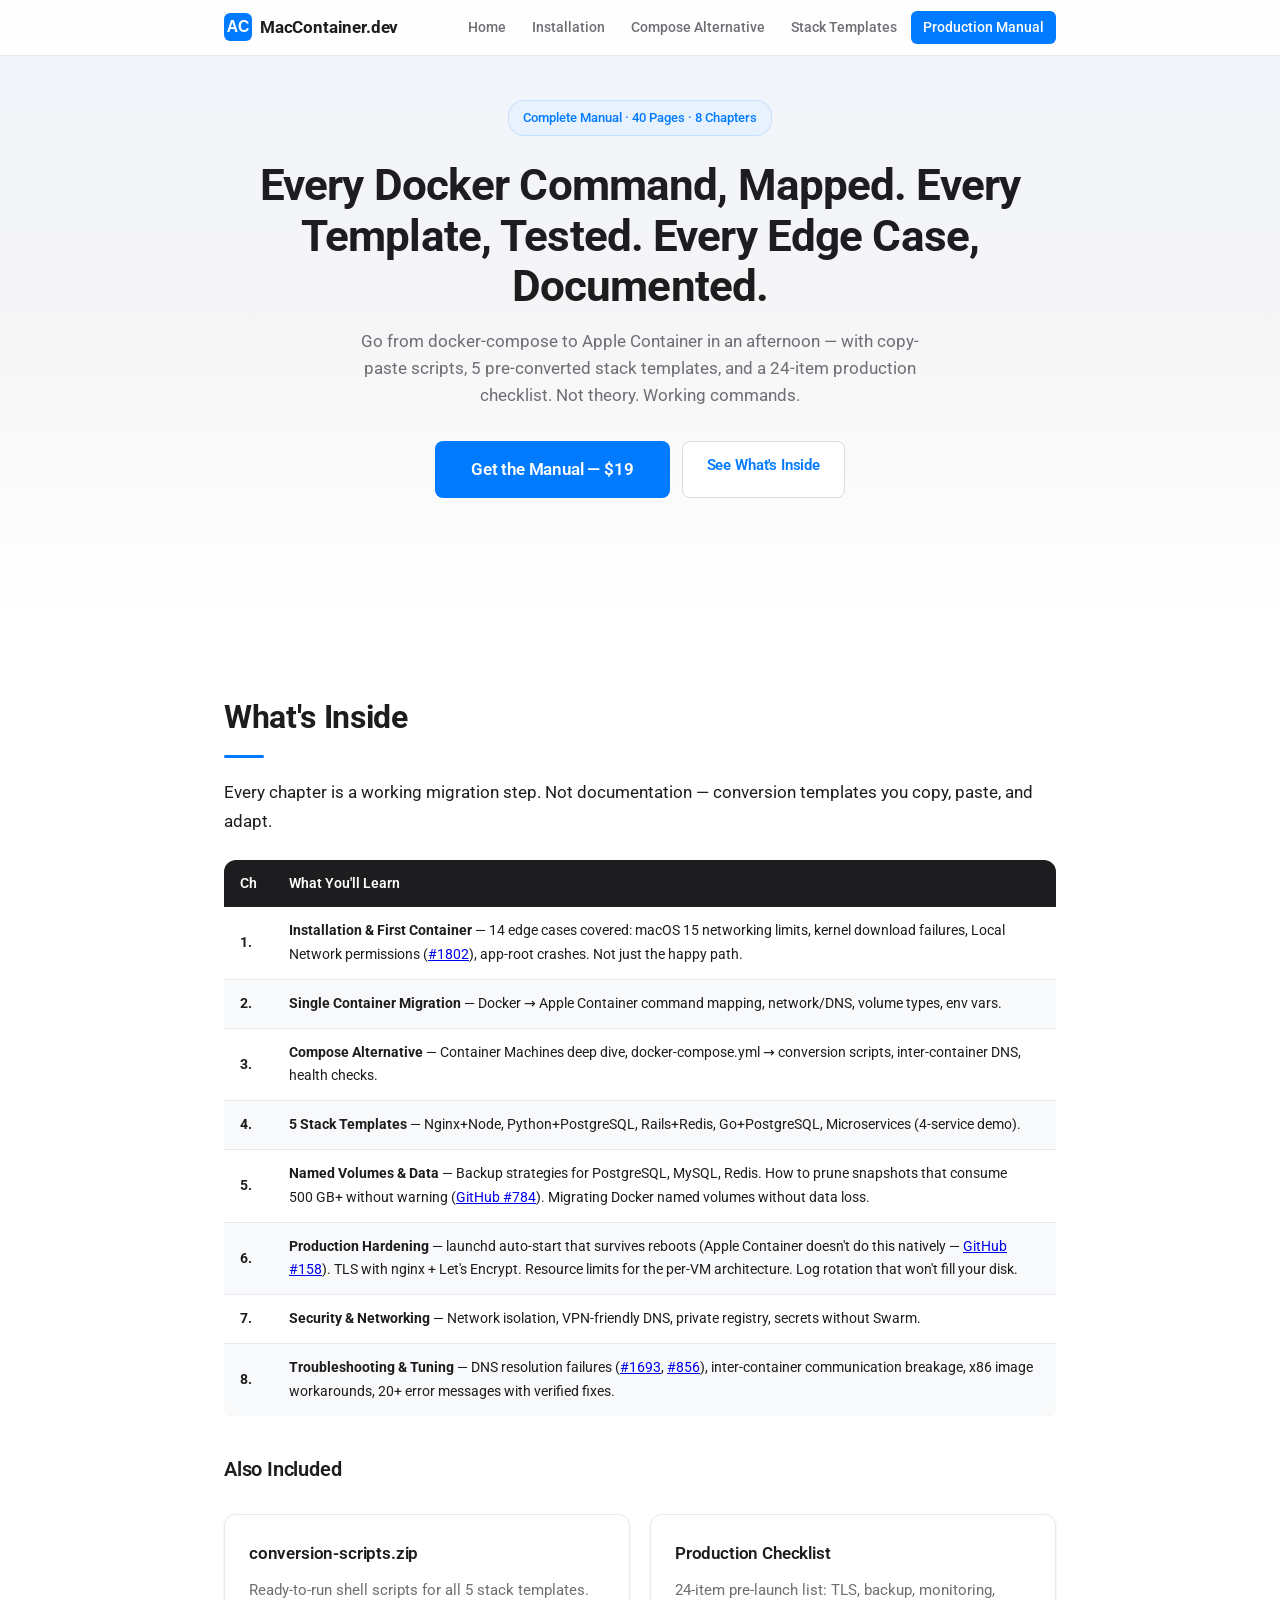
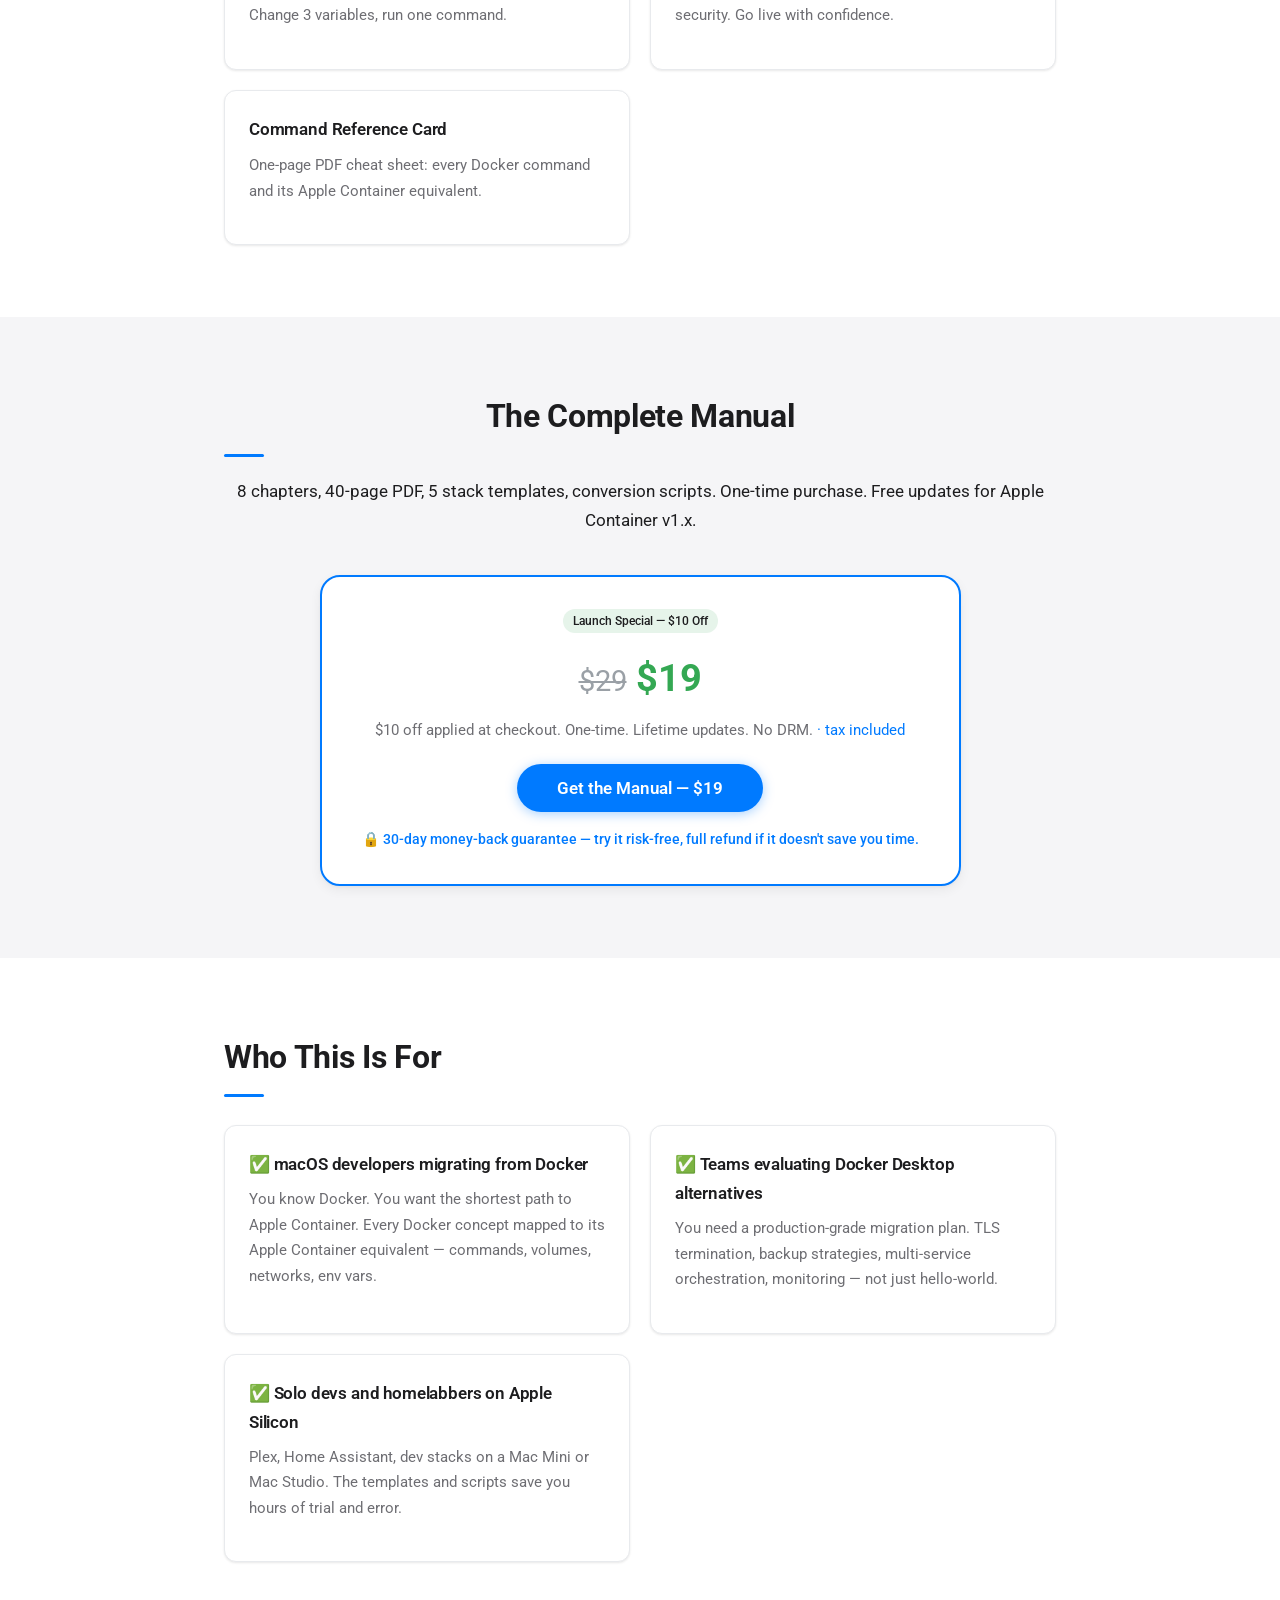
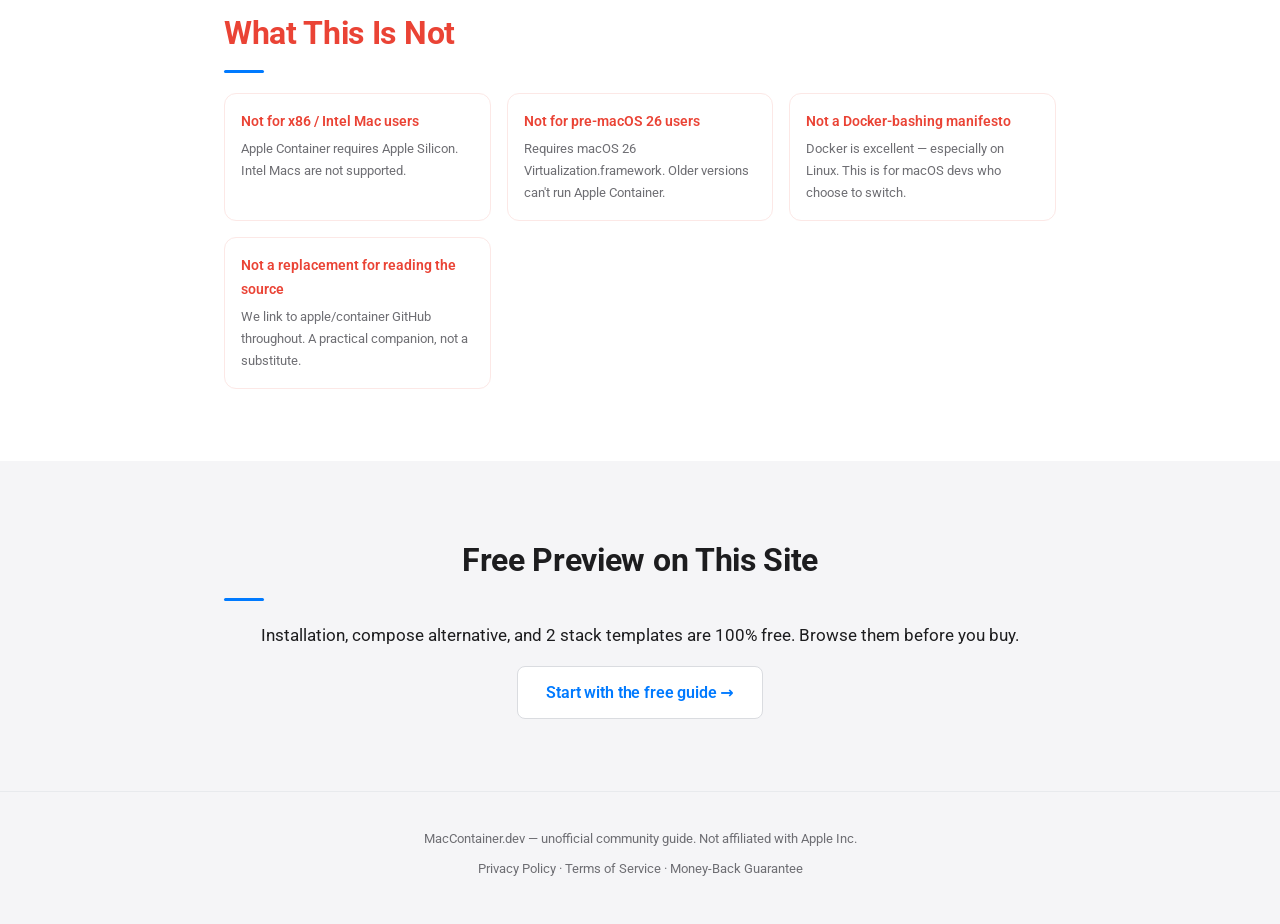
<file: production-guide/index.html>
<!DOCTYPE html>
<html lang="en">
<head>
  <meta charset="UTF-8">
  <meta name="viewport" content="width=device-width, initial-scale=1.0">
  <title>The Complete Docker→Apple Container Migration Manual — $19</title>
  <meta name="description" content="Docker to Apple Container migration: 8 chapters, 5 stack templates, copy-paste scripts. Migrate in hours, not weeks.">
  <link rel="preconnect" href="https://fonts.googleapis.com">
  <link rel="preconnect" href="https://fonts.gstatic.com" crossorigin>
  <link href="https://fonts.googleapis.com/css2?family=Google+Sans:wght@400;500;700&family=Roboto:wght@300;400;500;700&family=Roboto+Mono:wght@400;500&display=swap" rel="stylesheet" media="print" onload="this.media='all'">
  <noscript><link href="https://fonts.googleapis.com/css2?family=Google+Sans:wght@400;500;700&family=Roboto:wght@300;400;500;700&family=Roboto+Mono:wght@400;500&display=swap" rel="stylesheet"></noscript>
  <meta property="og:title" content="The Complete Docker→Apple Container Migration Manual — $19">
  <meta property="og:description" content="8 chapters, 40-page PDF, 5 stack templates, conversion scripts. One-time purchase.">
  <meta property="og:type" content="product">
  <meta property="og:url" content="https://maccontainer.dev/production-guide/">
  <meta property="og:image" content="https://maccontainer.dev/assets/og-image.svg">
  <meta property="og:locale" content="en_US">
  <meta property="og:site_name" content="MacContainer.dev">
  <meta name="twitter:image" content="https://maccontainer.dev/assets/og-image.svg">
  <meta name="twitter:card" content="summary_large_image">
  <meta name="twitter:title" content="The Complete Docker→Apple Container Migration Manual">
  <meta name="twitter:description" content="8 chapters, 40-page PDF, 5 stack templates. One-time purchase.">
  <script type="application/ld+json">
  {
    "@context": "https://schema.org",
    "@type": "BreadcrumbList",
    "itemListElement": [
      {
        "@type": "ListItem",
        "position": 1,
        "name": "Home",
        "item": "https://maccontainer.dev/"
      },
      {
        "@type": "ListItem",
        "position": 2,
        "name": "Production Guide",
        "item": "https://maccontainer.dev/production-guide/"
      }
    ]
  }
  </script>
  <script type="application/ld+json">
  {
    "@context": "https://schema.org",
    "@type": "Product",
    "name": "MacContainer Production Guide",
    "description": "Docker to Apple Container migration: 8 chapters, 5 stack templates, copy-paste scripts. Migrate in hours, not weeks.",
    "offers": {
      "@type": "Offer",
      "price": "39",
      "priceCurrency": "USD"
    },
    "url": "https://maccontainer.dev/production-guide/"
  }
  </script>
  <link rel="stylesheet" href="/css/style.css?v=2">
  <link rel="icon" type="image/svg+xml" href="/favicon.svg">
  <link rel="canonical" href="https://maccontainer.dev/production-guide/">
  <script src="https://cdn.paddle.com/paddle/v2/paddle.js"></script>
  <script>
    Paddle.Initialize({
      token: "live_ac20e72a72c5af23043c2b394ed",
      environment: "production",
      checkout: {
        settings: {
          displayMode: "overlay",
          theme: "light",
          locale: "auto",
          successUrl: "https://maccontainer.dev/thanks/?_ptxn={transaction_id}"
        }
      }
    });
  </script>
</head>
<body>
  <nav class="nav">
    <div class="nav-inner">
      <a href="/" class="nav-logo"><svg width="28" height="28" viewBox="0 0 100 100"><rect fill="#007AFF" width="100" height="100" rx="22"/><text x="50" y="68" text-anchor="middle" fill="white" font-size="56" font-family="sans-serif" font-weight="bold">AC</text></svg>MacContainer.dev</a>
      <ul class="nav-links" id="nav-links">
        <li><a href="/">Home</a></li>
        <li><a href="/installation/">Installation</a></li>
        <li><a href="/compose-alternative/">Compose Alternative</a></li>
        <li><a href="/stack-templates/">Stack Templates</a></li>
        <li><a href="/production-guide/" class="nav-cta">Production Manual</a></li>
      </ul>
      <button class="nav-toggle" id="nav-toggle" aria-label="Toggle navigation">
        <span></span><span></span><span></span>
      </button>
    </div>
  </nav>

  <main>
    <section class="hero">
      <div class="container">
        <p class="hero-badge">Complete Manual · 40 Pages · 8 Chapters</p>
        <h1>Every Docker Command, Mapped. Every Template, Tested. Every Edge Case, Documented.</h1>
        <p class="hero-subtitle">Go from docker-compose to Apple Container in an afternoon — with copy-paste scripts, 5 pre-converted stack templates, and a 24-item production checklist. Not theory. Working commands.</p>
        <div class="hero-actions">
          <a href="#pricing" class="btn btn-primary" style="font-size:17px;padding:14px 36px;">Get the Manual — $19</a>
          <a href="#contents" class="btn btn-outline">See What's Inside</a>
        </div>
      </div>
    </section>

    <section class="section" id="contents">
      <div class="container">
        <h2>What's Inside</h2>
        <p class="section-lead">Every chapter is a working migration step. Not documentation — conversion templates you copy, paste, and adapt.</p>
        <div class="table-wrap">
          <table>
            <thead>
              <tr><th>Ch</th><th>What You'll Learn</th></tr>
            </thead>
            <tbody>
              <tr><td><strong>1.</strong></td><td><strong>Installation & First Container</strong> — 14 edge cases covered: macOS 15 networking limits, kernel download failures, Local Network permissions (<a href="https://github.com/apple/container/issues/1802" target="_blank" rel="noopener">#1802</a>), app-root crashes. Not just the happy path.</td></tr>
              <tr><td><strong>2.</strong></td><td><strong>Single Container Migration</strong> — Docker → Apple Container command mapping, network/DNS, volume types, env vars.</td></tr>
              <tr><td><strong>3.</strong></td><td><strong>Compose Alternative</strong> — Container Machines deep dive, docker-compose.yml → conversion scripts, inter-container DNS, health checks.</td></tr>
              <tr><td><strong>4.</strong></td><td><strong>5 Stack Templates</strong> — Nginx+Node, Python+PostgreSQL, Rails+Redis, Go+PostgreSQL, Microservices (4-service demo).</td></tr>
              <tr><td><strong>5.</strong></td><td><strong>Named Volumes & Data</strong> — Backup strategies for PostgreSQL, MySQL, Redis. How to prune snapshots that consume 500&nbsp;GB+ without warning (<a href="https://github.com/apple/container/issues/784" target="_blank" rel="noopener">GitHub #784</a>). Migrating Docker named volumes without data loss.</td></tr>
              <tr><td><strong>6.</strong></td><td><strong>Production Hardening</strong> — launchd auto-start that survives reboots (Apple Container doesn't do this natively — <a href="https://github.com/apple/container/issues/158" target="_blank" rel="noopener">GitHub #158</a>). TLS with nginx + Let's Encrypt. Resource limits for the per-VM architecture. Log rotation that won't fill your disk.</td></tr>
              <tr><td><strong>7.</strong></td><td><strong>Security & Networking</strong> — Network isolation, VPN-friendly DNS, private registry, secrets without Swarm.</td></tr>
              <tr><td><strong>8.</strong></td><td><strong>Troubleshooting & Tuning</strong> — DNS resolution failures (<a href="https://github.com/apple/container/issues/1693" target="_blank" rel="noopener">#1693</a>, <a href="https://github.com/apple/container/issues/856" target="_blank" rel="noopener">#856</a>), inter-container communication breakage, x86 image workarounds, 20+ error messages with verified fixes.</td></tr>
            </tbody>
          </table>
        </div>
        <h3>Also Included</h3>
        <div class="reasons-grid">
          <div class="reason-card">
            <h3>conversion-scripts.zip</h3>
            <p>Ready-to-run shell scripts for all 5 stack templates. Change 3 variables, run one command.</p>
          </div>
          <div class="reason-card">
            <h3>Production Checklist</h3>
            <p>24-item pre-launch list: TLS, backup, monitoring, security. Go live with confidence.</p>
          </div>
          <div class="reason-card">
            <h3>Command Reference Card</h3>
            <p>One-page PDF cheat sheet: every Docker command and its Apple Container equivalent.</p>
          </div>
        </div>
      </div>
    </section>

    <section class="section section-alt" id="pricing">
      <div class="container" style="text-align:center;">
        <h2>The Complete Manual</h2>
        <p class="section-lead">8 chapters, 40-page PDF, 5 stack templates, conversion scripts. One-time purchase. Free updates for Apple Container v1.x.</p>
        <div class="price-block">
          <p class="badge badge-green" style="margin-bottom:12px;">Launch Special — $10 Off</p>
          <div class="price"><span style="text-decoration:line-through;color:var(--gray-500,#9aa0a6);font-size:1.8rem;font-weight:400;">$29</span> <span style="color:var(--google-green,#34A853);">$19</span></div>
          <div class="price-note">$10 off applied at checkout. One-time. Lifetime updates. No DRM. <span style="color:var(--accent);">· tax included</span></div>
          <button class="btn-buy paddle-btn" data-price-id="pri_01kwa688rn0ec98phj2tqgw2yr">Get the Manual — $19</button>
          <p style="font-size:.9rem;color:var(--accent);font-weight:500;margin-top:16px;margin-bottom:0;">&#128274; 30-day money-back guarantee — try it risk-free, full refund if it doesn't save you time.</p>
        </div>
      </div>
    </section>

    <section class="section">
      <div class="container">
        <h2>Who This Is For</h2>
        <div class="usecases-grid">
          <div class="usecase-card">
            <h3>&#9989; macOS developers migrating from Docker</h3>
            <p>You know Docker. You want the shortest path to Apple Container. Every Docker concept mapped to its Apple Container equivalent — commands, volumes, networks, env vars.</p>
          </div>
          <div class="usecase-card">
            <h3>&#9989; Teams evaluating Docker Desktop alternatives</h3>
            <p>You need a production-grade migration plan. TLS termination, backup strategies, multi-service orchestration, monitoring — not just hello-world.</p>
          </div>
          <div class="usecase-card">
            <h3>&#9989; Solo devs and homelabbers on Apple Silicon</h3>
            <p>Plex, Home Assistant, dev stacks on a Mac Mini or Mac Studio. The templates and scripts save you hours of trial and error.</p>
          </div>
        </div>

        <h2 class="anti-title">What This Is Not</h2>
        <div class="anti-grid">
          <div class="anti-item">
            <strong>Not for x86 / Intel Mac users</strong>
            <p>Apple Container requires Apple Silicon. Intel Macs are not supported.</p>
          </div>
          <div class="anti-item">
            <strong>Not for pre-macOS 26 users</strong>
            <p>Requires macOS 26 Virtualization.framework. Older versions can't run Apple Container.</p>
          </div>
          <div class="anti-item">
            <strong>Not a Docker-bashing manifesto</strong>
            <p>Docker is excellent — especially on Linux. This is for macOS devs who choose to switch.</p>
          </div>
          <div class="anti-item">
            <strong>Not a replacement for reading the source</strong>
            <p>We link to apple/container GitHub throughout. A practical companion, not a substitute.</p>
          </div>
        </div>
      </div>
    </section>

    <section class="section section-alt">
      <div class="container" style="text-align:center;">
        <h2>Free Preview on This Site</h2>
        <p class="section-lead">Installation, compose alternative, and 2 stack templates are 100% free. Browse them before you buy.</p>
        <a href="/installation/" class="btn btn-outline" style="font-size:16px;padding:12px 28px;">Start with the free guide →</a>
      </div>
    </section>
  </main>

  <footer class="footer">
    <div class="container">
      <p>MacContainer.dev — unofficial community guide. Not affiliated with Apple Inc.</p>
      <p><a href="/privacy/">Privacy Policy</a> &middot; <a href="/terms/">Terms of Service</a> &middot; <a href="/refunds/">Money-Back Guarantee</a></p>
    </div>
  </footer>

  <script src="/js/main.js"></script>
  <script>
    document.querySelectorAll('.paddle-btn').forEach(function(btn) {
      btn.addEventListener('click', function(e) {
        e.preventDefault();
        var priceId = this.getAttribute('data-price-id');
        Paddle.Checkout.open({
          items: [{ priceId: priceId, quantity: 1 }],
          discountId: 'dsc_01kwa69jtn87kshykrghqtebj2'
        });
      });
    });
  </script>
</body>
</html>
</file>
<file: css/style.css>
/* === Design Tokens === */
:root {
  --accent: #007AFF;
  --accent-hover: #0062CC;
  --accent-light: #E8F2FF;
  --google-blue: #4285F4;
  --google-green: #34A853;
  --google-red: #EA4335;
  --google-yellow: #FBBC04;
  --gray-50: #f8f9fa;
  --gray-100: #f1f3f4;
  --gray-200: #e8eaed;
  --gray-300: #dadce0;
  --gray-500: #9aa0a6;
  --gray-700: #5f6368;
  --gray-900: #202124;
  --text: #1d1d1f;
  --text-secondary: #6e6e73;
  --bg: #ffffff;
  --bg-alt: #f5f5f7;
  --radius-sm: 8px;
  --radius: 12px;
  --radius-lg: 20px;
  --shadow-sm: 0 1px 2px rgba(0,0,0,0.04), 0 1px 3px rgba(0,0,0,0.06);
  --shadow: 0 1px 3px rgba(0,0,0,0.04), 0 4px 12px rgba(0,0,0,0.06);
  --shadow-lg: 0 2px 6px rgba(0,0,0,0.04), 0 10px 30px rgba(0,0,0,0.08);
  --max-width: 880px;
}

*, *::before, *::after { box-sizing: border-box; margin: 0; padding: 0; }

html { scroll-padding-top: 72px; }
@media (prefers-reduced-motion: no-preference) {
  html { scroll-behavior: smooth; }
}

body {
  font-family: 'Roboto', system-ui, -apple-system, sans-serif;
  font-size: 16px;
  line-height: 1.7;
  color: var(--text);
  background: var(--bg);
  -webkit-font-smoothing: antialiased;
}

/* === Container === */
.container {
  max-width: var(--max-width);
  margin: 0 auto;
  padding: 0 24px;
}

/* === Nav === */
.nav {
  position: fixed; top: 0; left: 0; right: 0;
  background: rgba(255,255,255,0.88);
  backdrop-filter: blur(20px);
  -webkit-backdrop-filter: blur(20px);
  border-bottom: 1px solid var(--gray-200);
  z-index: 100;
  height: 56px;
}
.nav-inner {
  max-width: var(--max-width);
  margin: 0 auto;
  padding: 0 24px;
  display: flex; align-items: center; justify-content: space-between;
  height: 100%;
}
.nav-logo {
  font-family: 'Google Sans', 'Roboto', sans-serif;
  font-weight: 700; font-size: 17px;
  color: var(--text);
  text-decoration: none;
  letter-spacing: -0.01em;
  display: flex; align-items: center; gap: 8px;
}
.nav-logo:hover { color: var(--accent); }
.nav-logo svg { flex-shrink: 0; }
.nav-links {
  display: flex; list-style: none; gap: 2px; align-items: center;
}
.nav-links a {
  display: block;
  padding: 5px 12px;
  font-size: 14px; font-weight: 500;
  color: var(--text-secondary);
  text-decoration: none;
  border-radius: 6px;
  transition: background 0.15s, color 0.15s;
}
.nav-links a:hover { background: var(--gray-100); color: var(--text); }
.nav-links a.active { color: var(--accent); }

.nav-cta {
  display: inline-block;
  padding: 4px 14px;
  font-size: 13px; font-weight: 600;
  background: var(--accent);
  color: #fff !important;
  border-radius: 6px;
  transition: background 0.15s;
}
.nav-cta:hover { background: var(--accent-hover); }

.nav-toggle { display: none; flex-direction: column; gap: 4px; background: none; border: none; cursor: pointer; padding: 8px; }
.nav-toggle span { display: block; width: 20px; height: 2px; background: var(--text); border-radius: 1px; transition: transform 0.2s, opacity 0.2s; }

/* === Hero === */
.hero {
  padding: 100px 0 72px;
  text-align: center;
  background: linear-gradient(180deg, #f0f4fa 0%, #f5f5f7 50%, #ffffff 100%);
}
.hero-badge {
  display: inline-block;
  padding: 6px 14px;
  background: var(--accent-light);
  border: 1px solid rgba(0,122,255,0.15);
  border-radius: 16px;
  font-size: 13px; font-weight: 500;
  color: var(--accent);
  margin-bottom: 24px;
}
.hero h1 {
  font-family: 'Google Sans', 'Roboto', sans-serif;
  font-size: clamp(32px, 5vw, 44px);
  font-weight: 700;
  line-height: 1.15;
  letter-spacing: -0.02em;
  color: var(--text);
  margin-bottom: 16px;
}
.hero-subtitle {
  font-size: 17px; color: var(--text-secondary);
  max-width: 560px; margin: 0 auto 32px;
  line-height: 1.6;
}
.hero-actions {
  display: flex; gap: 12px; justify-content: center; flex-wrap: wrap;
  margin-bottom: 48px;
}
.hero-stats {
  display: flex; gap: 32px; justify-content: center; flex-wrap: wrap;
}
.hero-stat {
  font-size: 14px; color: var(--text-secondary);
}
.hero-stat strong {
  display: block;
  font-size: 28px; font-weight: 700;
  color: var(--accent);
  letter-spacing: -0.01em;
}

/* === Guide Hero (narrower, for sub-pages) === */
.guide-hero {
  padding: 100px 0 56px;
  text-align: center;
}
.guide-hero h1 {
  font-family: 'Google Sans', 'Roboto', sans-serif;
  font-size: clamp(28px, 4vw, 40px);
  font-weight: 700;
  line-height: 1.2;
  letter-spacing: -0.02em;
  margin-bottom: 16px;
}
.guide-hero .sub {
  font-size: 17px; color: var(--text-secondary);
  max-width: 600px; margin: 0 auto;
  line-height: 1.6;
}

/* === Buttons === */
.btn {
  display: inline-block;
  padding: 11px 24px;
  font-size: 15px; font-weight: 600;
  border-radius: 8px;
  text-decoration: none;
  transition: transform 0.15s, box-shadow 0.15s, background 0.15s;
  letter-spacing: -0.01em;
  cursor: pointer;
  font-family: inherit;
}
.btn:hover { transform: translateY(-1px); box-shadow: var(--shadow); }
.btn-primary {
  background: var(--accent);
  color: #fff;
}
.btn-primary:hover { background: var(--accent-hover); }
.btn-outline {
  background: #fff;
  color: var(--accent);
  border: 1px solid var(--gray-300);
}
.btn-outline:hover { background: var(--accent-light); border-color: var(--accent); }

.btn-buy {
  display: inline-block;
  padding: 14px 40px;
  font-size: 1.05rem; font-weight: 600;
  background: var(--accent);
  color: #fff;
  border: none;
  border-radius: 28px;
  cursor: pointer;
  font-family: inherit;
  box-shadow: 0 2px 12px rgba(0,122,255,.35);
  transition: all 0.15s;
}
.btn-buy:hover { transform: translateY(-1px); box-shadow: 0 4px 18px rgba(0,122,255,.4); }

/* === Sections === */
.section { padding: 72px 0; }
.section-alt { background: var(--bg-alt); }
.section h2 {
  font-family: 'Google Sans', 'Roboto', sans-serif;
  font-size: clamp(26px, 4vw, 32px);
  font-weight: 700;
  margin-bottom: 20px;
  letter-spacing: -0.01em;
  position: relative;
}
.section h2::after {
  content: '';
  display: block;
  width: 40px; height: 3px;
  border-radius: 2px;
  margin-top: 10px;
  background: var(--accent);
}

.section h3 {
  font-family: 'Google Sans', 'Roboto', sans-serif;
  font-size: 20px; font-weight: 600;
  margin: 36px 0 12px;
  letter-spacing: -0.01em;
}
.section h4 {
  font-size: 16px; font-weight: 600;
  margin: 20px 0 8px;
  color: var(--text-secondary);
}
.section-lead {
  font-size: 17px; color: var(--text-secondary);
  margin-bottom: 20px;
  line-height: 1.7;
}
.section p { margin-bottom: 16px; color: var(--text); }
.section p.text-secondary { color: var(--text-secondary); }

/* === Badges === */
.badge {
  display: inline-block;
  padding: 2px 10px;
  border-radius: 12px;
  font-size: 12px; font-weight: 500;
  vertical-align: middle;
}
.badge-green { background: #e6f4ea; color: #137333; }
.badge-yellow { background: #fef7e0; color: #b06000; }
.badge-blue { background: var(--accent-light); color: var(--accent); }

/* === Note === */
.note {
  background: var(--accent-light);
  border-left: 3px solid var(--accent);
  padding: 12px 16px;
  border-radius: 0 var(--radius-sm) var(--radius-sm) 0;
  font-size: 14px;
  color: var(--text-secondary);
  margin: 16px 0;
}
.note a { color: var(--accent); font-weight: 500; }

/* === Tables === */
.table-wrap { overflow-x: auto; margin: 24px 0; }
table {
  width: 100%; border-collapse: collapse;
  background: #fff;
  border-radius: var(--radius);
  overflow: hidden;
  box-shadow: var(--shadow-sm);
}
thead { background: var(--text); color: #fff; }
th, td {
  padding: 12px 16px;
  text-align: left;
  font-size: 14px;
}
th { font-weight: 600; }
td { border-bottom: 1px solid var(--gray-200); }
tr:last-child td { border-bottom: none; }
tbody tr:nth-child(even) { background: var(--gray-50); }
td code { font-size: 13px; background: var(--gray-100); padding: 2px 6px; border-radius: 4px; }

/* === Code blocks === */
pre {
  background: #1d1d1f;
  color: #f5f5f7;
  margin: 16px 0;
  border-radius: var(--radius);
  overflow-x: auto;
  padding: 16px 20px;
}
pre code { font-family: 'SF Mono', 'Menlo', 'Monaco', 'Consolas', monospace; font-size: 13px; line-height: 1.6; }
code { font-family: 'SF Mono', 'Menlo', 'Monaco', monospace; font-size: 13px; background: var(--gray-100); padding: 2px 6px; border-radius: 4px; }
pre code { background: none; padding: 0; }

/* === Reasons Grid === */
.reasons-grid {
  display: grid;
  grid-template-columns: repeat(auto-fit, minmax(340px, 1fr));
  gap: 20px;
  margin-top: 28px;
}
.reason-card {
  background: #fff;
  border: 1px solid var(--gray-200);
  border-radius: var(--radius);
  padding: 24px;
  box-shadow: var(--shadow-sm);
  transition: box-shadow 0.2s;
}
.reason-card:hover { box-shadow: var(--shadow); }
.reason-card h3 {
  margin: 0 0 10px;
  font-size: 17px;
  font-weight: 600;
  color: var(--text);
}
.reason-card p { color: var(--text-secondary); font-size: 15px; }
.reason-note {
  font-size: 14px; color: var(--text-secondary);
  background: var(--gray-50);
  padding: 10px; border-radius: var(--radius-sm);
  margin-top: 12px;
}

/* === Compare Grid === */
.compare-grid {
  display: grid;
  grid-template-columns: 1fr 1fr;
  gap: 20px;
  margin: 24px 0;
}
.compare-grid > div {
  background: #fff;
  border: 1px solid var(--gray-200);
  border-radius: var(--radius);
  padding: 24px;
}
.compare-grid h3 {
  margin: 0 0 12px;
  font-size: 17px;
  font-weight: 600;
}
.compare-grid ul { padding-left: 20px; }
.compare-grid li { margin-bottom: 8px; font-size: 15px; color: var(--text-secondary); }

/* === Use Cases Grid === */
.usecases-grid {
  display: grid;
  grid-template-columns: repeat(auto-fit, minmax(340px, 1fr));
  gap: 20px;
  margin-top: 28px;
}
.usecase-card {
  background: #fff;
  border: 1px solid var(--gray-200);
  border-radius: var(--radius);
  padding: 24px;
  box-shadow: var(--shadow-sm);
  transition: box-shadow 0.2s;
}
.usecase-card:hover { box-shadow: var(--shadow); }
.usecase-card h3 { margin: 0 0 8px; font-size: 17px; font-weight: 600; }
.usecase-card p { color: var(--text-secondary); font-size: 15px; }

/* === Anti Use Cases === */
.anti-title { margin-top: 44px; color: var(--google-red); }
.anti-grid {
  display: grid;
  grid-template-columns: repeat(auto-fit, minmax(200px, 1fr));
  gap: 16px;
  margin-top: 20px;
}
.anti-item {
  background: #fff;
  border: 1px solid #fce8e6;
  border-radius: var(--radius);
  padding: 16px;
}
.anti-item strong { display: block; margin-bottom: 4px; font-size: 14px; color: var(--google-red); font-weight: 600; }
.anti-item p { font-size: 13px; color: var(--text-secondary); margin: 0; }

/* === Price Block === */
.price-block {
  background: #fff;
  border: 2px solid var(--accent);
  border-radius: var(--radius-lg);
  padding: 32px 40px;
  display: inline-block;
  text-align: center;
  margin-top: 24px;
  box-shadow: var(--shadow);
}
.price-block .price {
  font-family: 'Google Sans', 'Roboto', sans-serif;
  font-size: 2.4rem; font-weight: 700;
  margin-bottom: 8px;
}
.price-note {
  color: var(--text-secondary);
  font-size: .93rem;
  margin-bottom: 20px;
}

/* === FAQ === */
.faq-list { margin-top: 28px; }
.faq-item {
  background: #fff;
  border: 1px solid var(--gray-200);
  border-radius: var(--radius);
  margin-bottom: 10px;
  overflow: hidden;
  box-shadow: var(--shadow-sm);
  transition: box-shadow 0.2s;
}
.faq-item:hover { box-shadow: var(--shadow); }
.faq-item[open] { border-color: var(--accent); }
.faq-item summary {
  padding: 18px 22px;
  font-size: 15px; font-weight: 600;
  cursor: pointer;
  list-style: none;
  display: flex; justify-content: space-between; align-items: center;
  color: var(--text);
}
.faq-item summary::-webkit-details-marker { display: none; }
.faq-item summary::after {
  content: '+';
  font-size: 20px; font-weight: 400;
  color: var(--gray-500);
  transition: transform 0.2s;
  flex-shrink: 0; margin-left: 12px;
}
.faq-item[open] summary::after {
  content: '\2212';
  color: var(--accent);
}
.faq-answer, .faq-body {
  padding: 0 22px 18px;
  font-size: 15px; color: var(--text-secondary);
}
.faq-answer p, .faq-body p { margin-bottom: 12px; }
.faq-answer p:last-child, .faq-body p:last-child { margin-bottom: 0; }

/* === Guarantee === */
.guarantee-card {
  background: linear-gradient(135deg, rgba(0,122,255,.06), rgba(0,122,255,.02));
  border: 1px solid rgba(0,122,255,.15);
  border-radius: 14px;
  padding: 32px 28px;
  margin-bottom: 36px;
  text-align: center;
}
.guarantee-card h2 { color: var(--accent); }
.guarantee-card h2::after { background: var(--accent); }

/* === Steps === */
.steps {
  display: grid;
  grid-template-columns: repeat(3, 1fr);
  gap: 16px;
  margin-bottom: 40px;
}
.step {
  text-align: center;
  padding: 20px 14px;
  background: #fff;
  border: 1px solid var(--gray-200);
  border-radius: var(--radius);
  box-shadow: var(--shadow-sm);
}
.step .num {
  display: inline-block;
  width: 32px; height: 32px; line-height: 32px;
  border-radius: 50%;
  background: var(--accent);
  color: #fff;
  font-weight: 700;
  font-size: .9rem;
  margin-bottom: 10px;
}
.step h3 { font-size: .95rem; margin: 0 0 6px; }
.step p { color: var(--gray-700); font-size: .85rem; line-height: 1.5; }

/* === Footer === */
.footer {
  background: var(--bg-alt);
  color: var(--text-secondary);
  padding: 36px 0;
  text-align: center;
  font-size: 13px;
  border-top: 1px solid var(--gray-200);
}
.footer p { margin-bottom: 8px; color: var(--text-secondary); }
.footer a { color: var(--text-secondary); text-decoration: none; }
.footer a:hover { color: var(--accent); }

/* === Reduced Motion === */
@media (prefers-reduced-motion: reduce) {
  *, *::before, *::after {
    animation-duration: 0.01ms !important;
    animation-iteration-count: 1 !important;
    transition-duration: 0.01ms !important;
  }
}

/* === Accessibility === */
.nav-links a:focus-visible,
.btn:focus-visible,
.faq-item summary:focus-visible {
  outline: 2px solid var(--accent);
  outline-offset: 2px;
}

/* === Responsive === */
@media (max-width: 768px) {
  .nav-links { display: none; position: absolute; top: 56px; left: 0; right: 0; background: #fff; flex-direction: column; padding: 12px; border-bottom: 1px solid var(--gray-200); gap: 0; }
  .nav-links.open { display: flex; }
  .nav-links a { border-radius: 8px; padding: 10px 16px; }
  .nav-toggle { display: flex; }
  .hero { padding: 80px 0 48px; }
  .hero-stats { gap: 20px; }
  .compare-grid { grid-template-columns: 1fr; }
  .reasons-grid, .usecases-grid, .limitations-grid { grid-template-columns: 1fr; }
  .steps { grid-template-columns: 1fr; }
  .price-block { padding: 24px 20px; }
}
</file>
